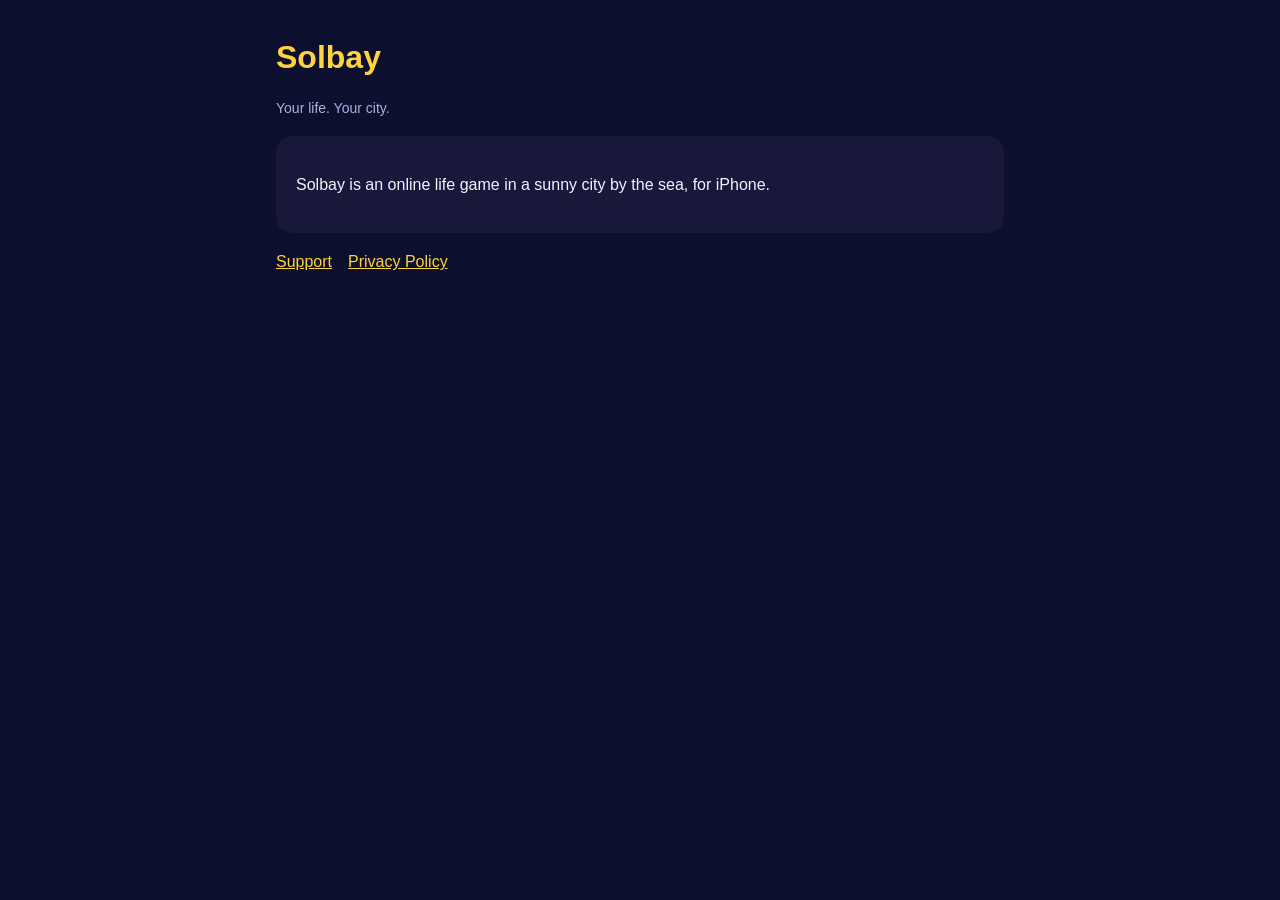
<file: index.html>
<!doctype html>
<html lang="en"><head><meta charset="utf-8"><meta name="viewport" content="width=device-width, initial-scale=1"><title>Solbay</title><link rel="stylesheet" href="style.css"></head>
<body><main>
<h1>Solbay</h1>
<p class="muted">Your life. Your city.</p>
<div class="card"><p>Solbay is an online life game in a sunny city by the sea, for iPhone.</p></div>
<nav><a href="support.html">Support</a><a href="privacy.html">Privacy Policy</a></nav>
</main></body></html>
</file>
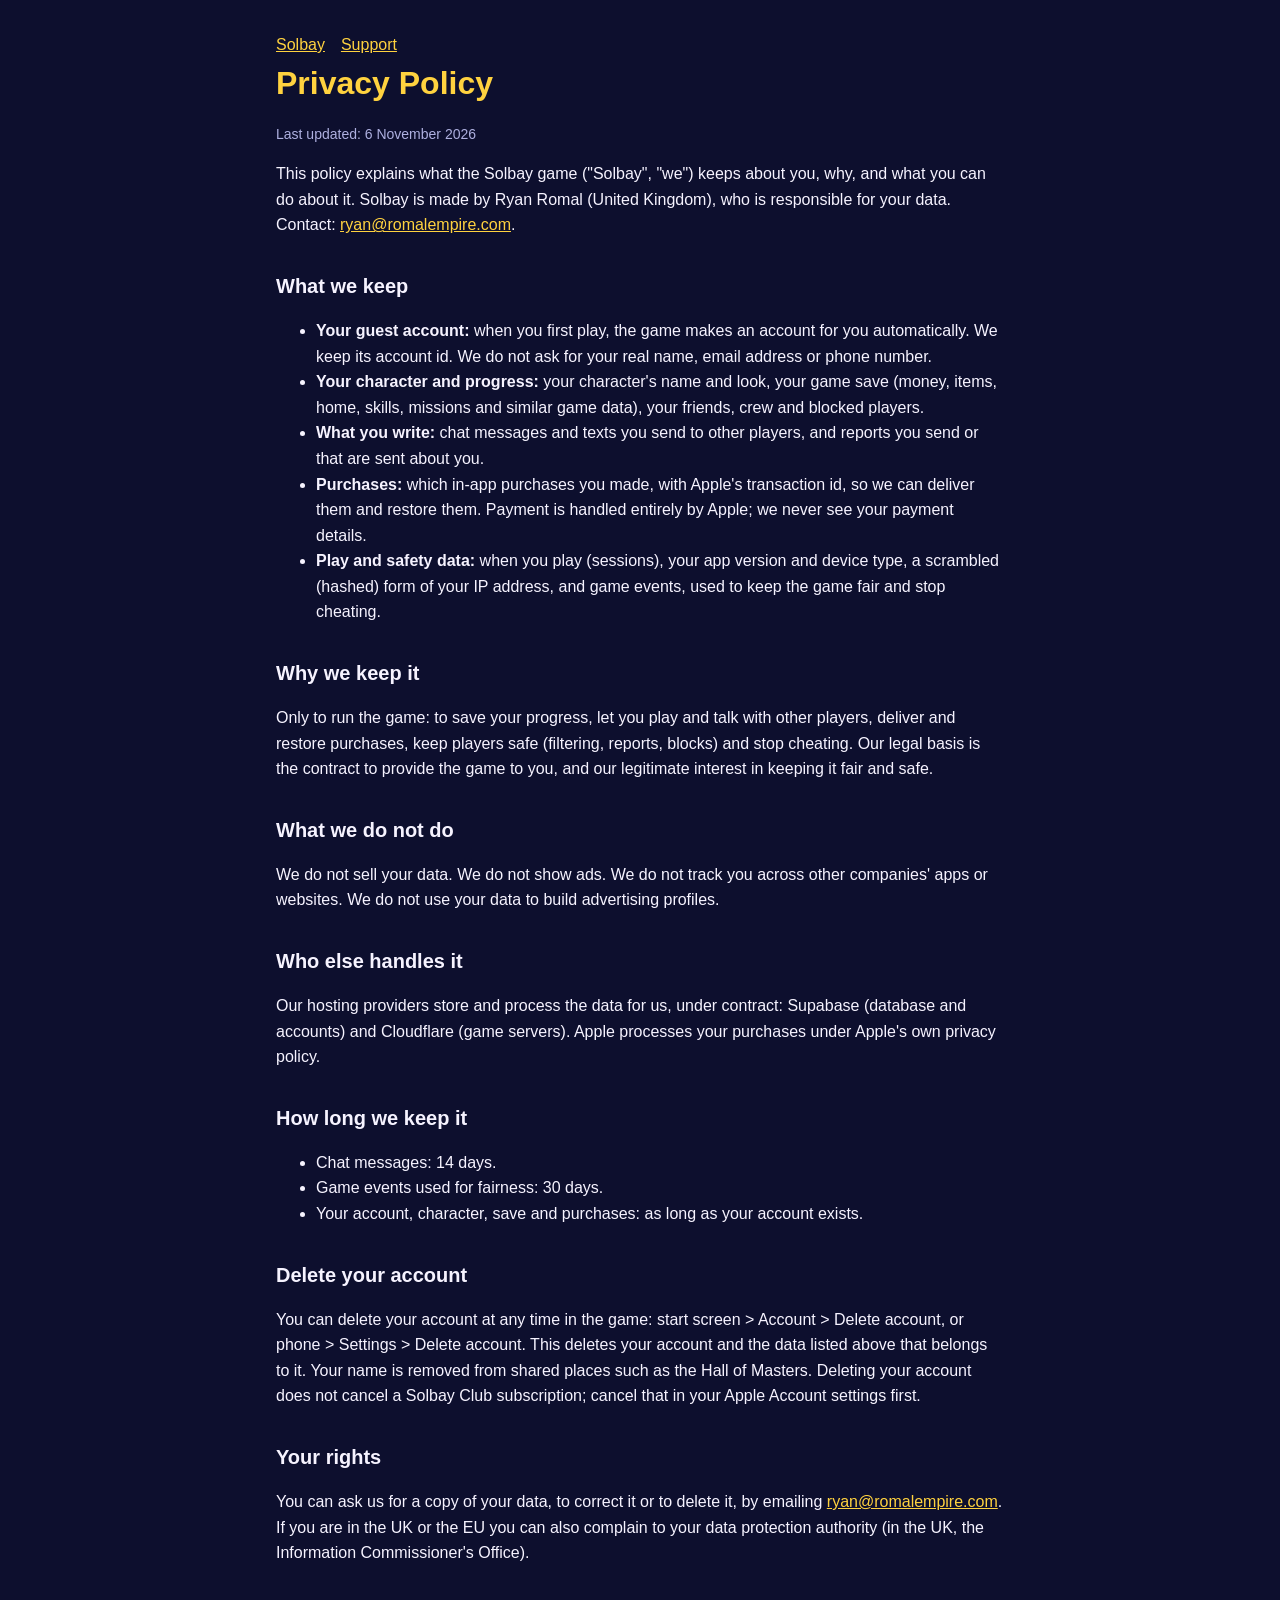
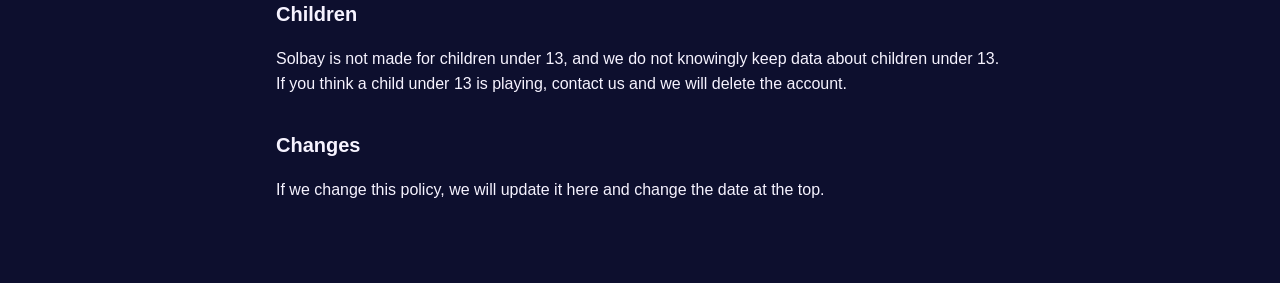
<file: privacy.html>
<!doctype html>
<html lang="en"><head><meta charset="utf-8"><meta name="viewport" content="width=device-width, initial-scale=1"><title>Solbay Privacy Policy</title><link rel="stylesheet" href="style.css"></head>
<body><main>
<nav><a href="index.html">Solbay</a><a href="support.html">Support</a></nav>
<h1>Privacy Policy</h1>
<p class="muted">Last updated: 6 November 2026</p>

<p>This policy explains what the Solbay game ("Solbay", "we") keeps about you, why, and what you can do about it. Solbay is made by Ryan Romal (United Kingdom), who is responsible for your data. Contact: <a href="mailto:ryan@romalempire.com">ryan@romalempire.com</a>.</p>

<h2>What we keep</h2>
<ul>
<li><b>Your guest account:</b> when you first play, the game makes an account for you automatically. We keep its account id. We do not ask for your real name, email address or phone number.</li>
<li><b>Your character and progress:</b> your character's name and look, your game save (money, items, home, skills, missions and similar game data), your friends, crew and blocked players.</li>
<li><b>What you write:</b> chat messages and texts you send to other players, and reports you send or that are sent about you.</li>
<li><b>Purchases:</b> which in-app purchases you made, with Apple's transaction id, so we can deliver them and restore them. Payment is handled entirely by Apple; we never see your payment details.</li>
<li><b>Play and safety data:</b> when you play (sessions), your app version and device type, a scrambled (hashed) form of your IP address, and game events, used to keep the game fair and stop cheating.</li>
</ul>

<h2>Why we keep it</h2>
<p>Only to run the game: to save your progress, let you play and talk with other players, deliver and restore purchases, keep players safe (filtering, reports, blocks) and stop cheating. Our legal basis is the contract to provide the game to you, and our legitimate interest in keeping it fair and safe.</p>

<h2>What we do not do</h2>
<p>We do not sell your data. We do not show ads. We do not track you across other companies' apps or websites. We do not use your data to build advertising profiles.</p>

<h2>Who else handles it</h2>
<p>Our hosting providers store and process the data for us, under contract: Supabase (database and accounts) and Cloudflare (game servers). Apple processes your purchases under Apple's own privacy policy.</p>

<h2>How long we keep it</h2>
<ul>
<li>Chat messages: 14 days.</li>
<li>Game events used for fairness: 30 days.</li>
<li>Your account, character, save and purchases: as long as your account exists.</li>
</ul>

<h2>Delete your account</h2>
<p>You can delete your account at any time in the game: start screen &gt; Account &gt; Delete account, or phone &gt; Settings &gt; Delete account. This deletes your account and the data listed above that belongs to it. Your name is removed from shared places such as the Hall of Masters. Deleting your account does not cancel a Solbay Club subscription; cancel that in your Apple Account settings first.</p>

<h2>Your rights</h2>
<p>You can ask us for a copy of your data, to correct it or to delete it, by emailing <a href="mailto:ryan@romalempire.com">ryan@romalempire.com</a>. If you are in the UK or the EU you can also complain to your data protection authority (in the UK, the Information Commissioner's Office).</p>

<h2>Children</h2>
<p>Solbay is not made for children under 13, and we do not knowingly keep data about children under 13. If you think a child under 13 is playing, contact us and we will delete the account.</p>

<h2>Changes</h2>
<p>If we change this policy, we will update it here and change the date at the top.</p>
</main></body></html>
</file>
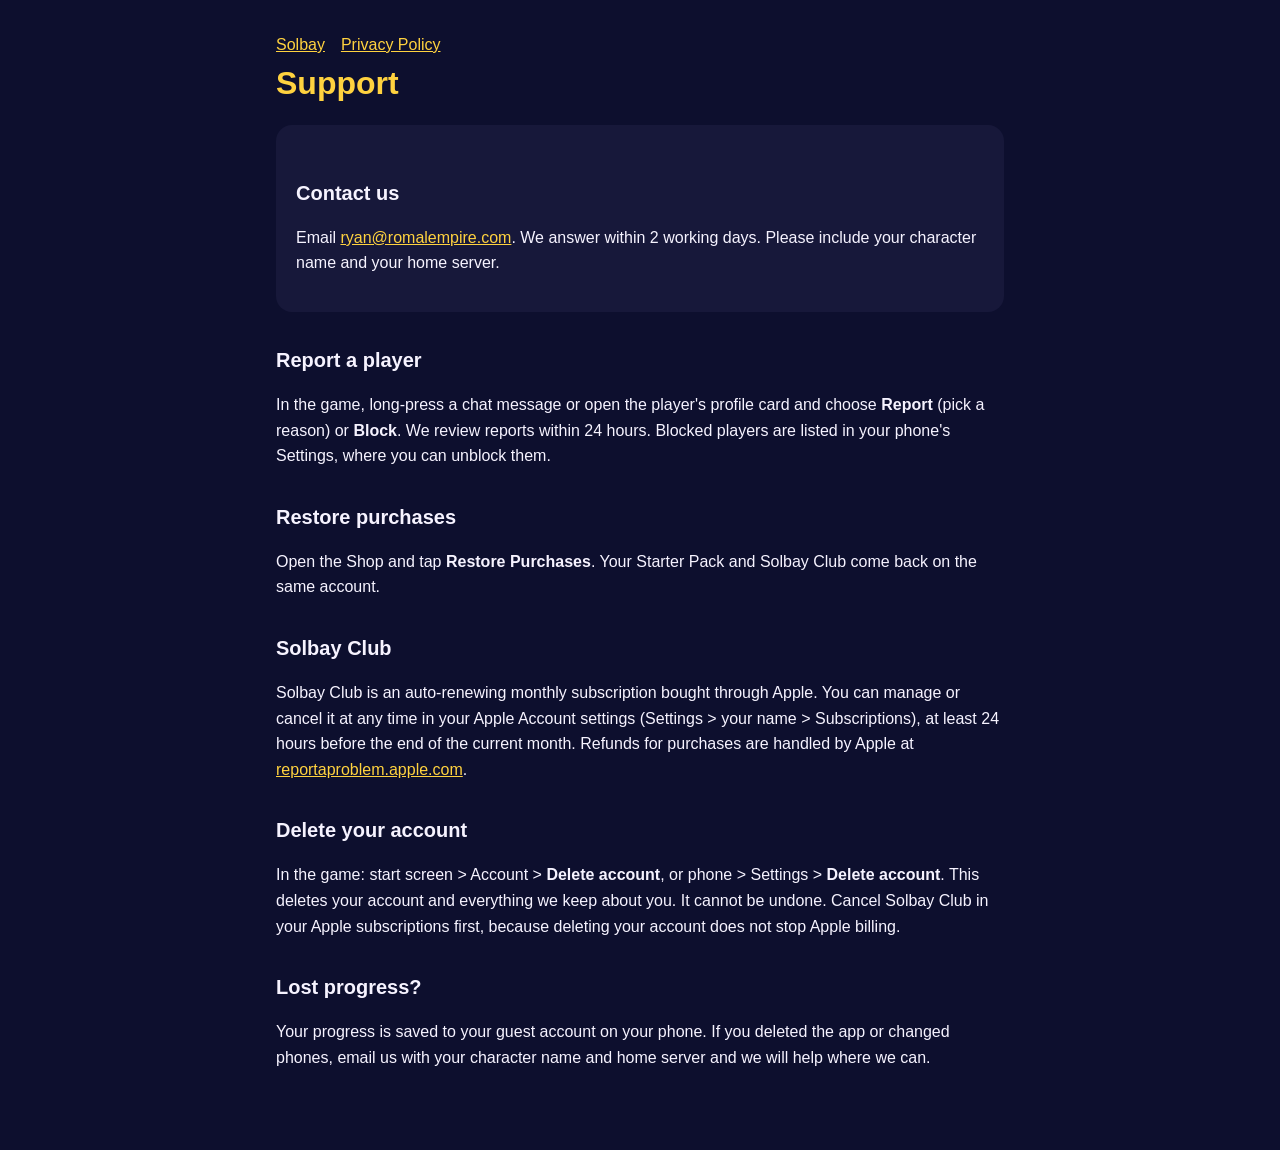
<file: support.html>
<!doctype html>
<html lang="en"><head><meta charset="utf-8"><meta name="viewport" content="width=device-width, initial-scale=1"><title>Solbay Support</title><link rel="stylesheet" href="style.css"></head>
<body><main>
<nav><a href="index.html">Solbay</a><a href="privacy.html">Privacy Policy</a></nav>
<h1>Support</h1>
<div class="card">
<h2>Contact us</h2>
<p>Email <a href="mailto:ryan@romalempire.com">ryan@romalempire.com</a>. We answer within 2 working days. Please include your character name and your home server.</p>
</div>
<h2>Report a player</h2>
<p>In the game, long-press a chat message or open the player's profile card and choose <b>Report</b> (pick a reason) or <b>Block</b>. We review reports within 24 hours. Blocked players are listed in your phone's Settings, where you can unblock them.</p>
<h2>Restore purchases</h2>
<p>Open the Shop and tap <b>Restore Purchases</b>. Your Starter Pack and Solbay Club come back on the same account.</p>
<h2>Solbay Club</h2>
<p>Solbay Club is an auto-renewing monthly subscription bought through Apple. You can manage or cancel it at any time in your Apple Account settings (Settings &gt; your name &gt; Subscriptions), at least 24 hours before the end of the current month. Refunds for purchases are handled by Apple at <a href="https://reportaproblem.apple.com">reportaproblem.apple.com</a>.</p>
<h2>Delete your account</h2>
<p>In the game: start screen &gt; Account &gt; <b>Delete account</b>, or phone &gt; Settings &gt; <b>Delete account</b>. This deletes your account and everything we keep about you. It cannot be undone. Cancel Solbay Club in your Apple subscriptions first, because deleting your account does not stop Apple billing.</p>
<h2>Lost progress?</h2>
<p>Your progress is saved to your guest account on your phone. If you deleted the app or changed phones, email us with your character name and home server and we will help where we can.</p>
</main></body></html>
</file>
<file: style.css>
:root { --bg: #0d0f2e; --card: #17183a; --text: #f6f3ff; --muted: #aeb0e0; --sun: #ffd23f; }
* { box-sizing: border-box; }
body { margin: 0; background: var(--bg); color: var(--text); font: 16px/1.6 -apple-system, BlinkMacSystemFont, "Segoe UI", Roboto, sans-serif; }
main { max-width: 760px; margin: 0 auto; padding: 32px 16px 64px; }
h1 { font-size: 32px; margin: 0 0 4px; color: var(--sun); }
h2 { font-size: 20px; margin: 32px 0 8px; }
p, li { color: var(--text); }
.muted { color: var(--muted); font-size: 14px; }
a { color: var(--sun); }
.card { background: var(--card); border-radius: 16px; padding: 20px; margin: 16px 0; }
nav a { margin-right: 16px; }
</file>
